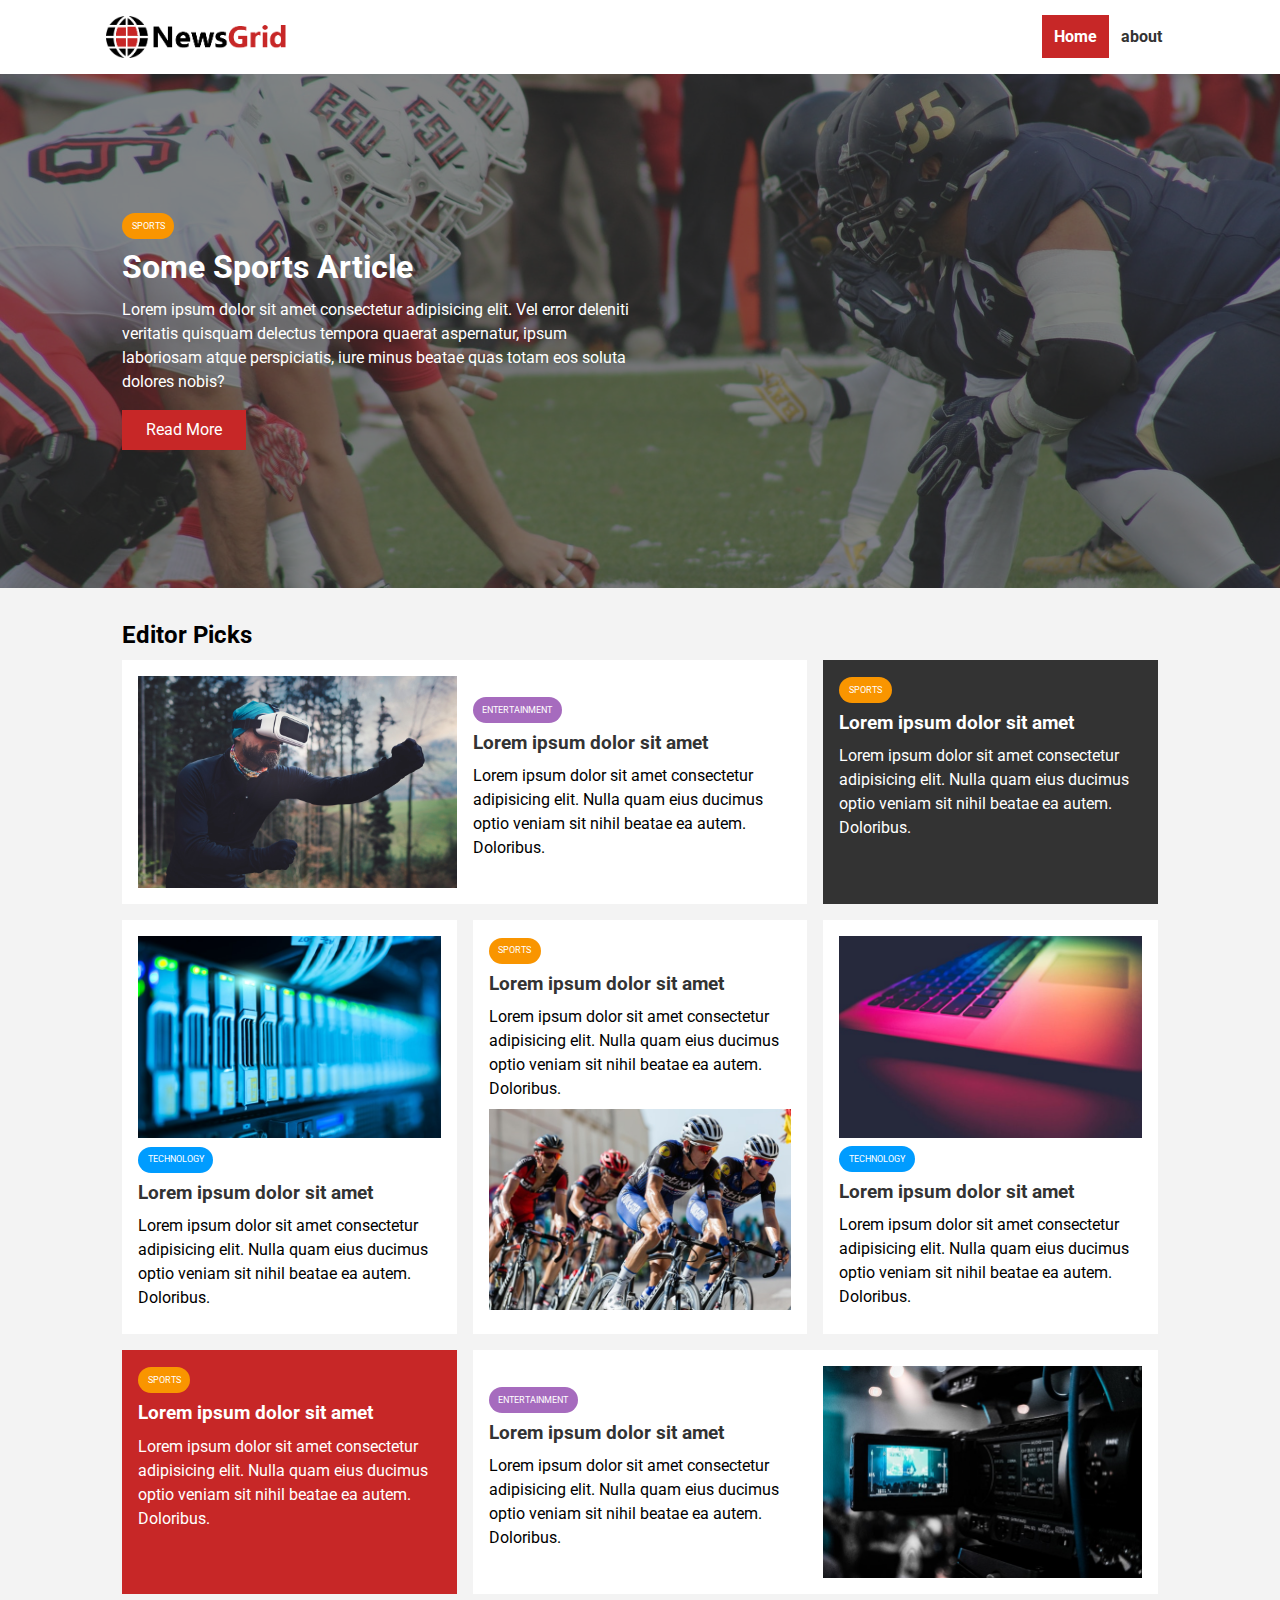
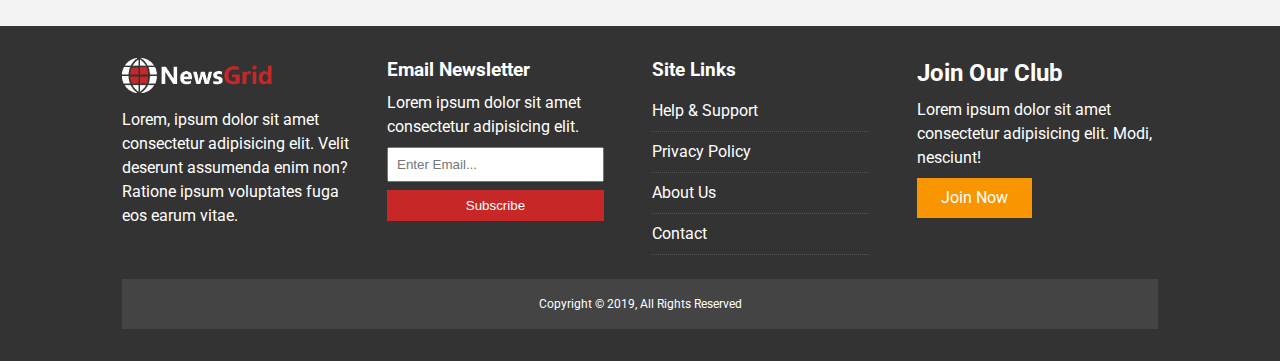
<file: index.html>
<!DOCTYPE html>
<html lang="en">

<head>
    <meta charset="UTF-8">
    <meta http-equiv="X-UA-Compatible" content="IE=edge">
    <meta name="viewport" content="width=device-width, initial-scale=1.0">
    <link rel="stylesheet" href="https://use.fontawesome.com/releases/v5.15.3/css/all.css"
        integrity="sha384-SZXxX4whJ79/gErwcOYf+zWLeJdY/qpuqC4cAa9rOGUstPomtqpuNWT9wdPEn2fk" crossorigin="anonymous">
    <link rel="preconnect" href="https://fonts.googleapis.com">
    <link rel="preconnect" href="https://fonts.gstatic.com" crossorigin>
    <link href="https://fonts.googleapis.com/css2?family=Roboto:wght@100;300&display=swap" rel="stylesheet">
    <link rel="stylesheet" href="css/style.css">
    <link rel="stylesheet" media="screen and (max-width:768px)" href="css/mobile.css">
    <link rel="shortcut icon" type="image/x-icon" href="/favicon.ico">
    <title>Newn Grid | Latest News</title>
</head>

<body>
    <nav id="main-nav">
        <div class="container">
            <img src="img/logo.png" alt="NewsGrid" class="logo">
            <div class="social">
                <a href="http://facebook.com" target="_blank"><i class="fab fa-facebook fa-2x"></i></a>
                <a href="http://twitter.com" target="_blank"><i class="fab fa-twitter fa-2x"></i></a>
                <a href="http://instagram.com" target="_blank"><i class="fab fa-instagram fa-2x"></i></a>
                <a href="http://youtube.com" target="_blank"><i class="fab fa-youtube fa-2x"></i></a>
            </div>
            <ul>
                <li><a class="current" href="index.html">Home</a></li>
                <li><a href="about.html">about</a></li>
            </ul>
        </div>
    </nav>

    <!-- showcase -->
    <header id="showcase">
        <div class="container">
            <div class="showcase-container">
                <div class="showcase-content">
                    <div class="category category-sports">Sports</div>
                    <h1>Some Sports Article</h1>
                    <p>Lorem ipsum dolor sit amet consectetur adipisicing elit. Vel error deleniti veritatis quisquam
                        delectus tempora quaerat aspernatur, ipsum laboriosam atque perspiciatis, iure minus beatae quas
                        totam eos soluta dolores nobis?</p>
                    <a href="article.html" class="btn btn-primary">Read More</a>
                </div>
            </div>
        </div>
    </header>



    <!-- Home Articles -->

    <section id="home-articles" class="py-2">
        <div class="container">
            <h2>Editor Picks</h2>
            <div class="articles-container">
                <article class="card">
                    <img src="img/articles/ent1.jpg" alt="">
                    <div>
                        <div class="category category-ent">Entertainment</div>
                        <h3>
                            <a href="article.html">Lorem ipsum dolor sit amet</a>
                        </h3>
                        <p>Lorem ipsum dolor sit amet consectetur adipisicing elit. Nulla quam eius ducimus optio veniam
                            sit nihil beatae ea autem. Doloribus.</p>
                    </div>
                </article>
                <article class="card bg-dark">
                    <div class="category category-sports">Sports</div>
                    <h3>
                        <a href="article.html">Lorem ipsum dolor sit amet</a>
                    </h3>
                    <p>Lorem ipsum dolor sit amet consectetur adipisicing elit. Nulla quam eius ducimus optio veniam sit
                        nihil beatae ea autem. Doloribus.</p>
                </article>
                <article class="card">
                    <img src="img/articles/tech1.jpg" alt="">
                    <div class="category category-tech">Technology</div>
                    <h3>
                        <a href="article.html">Lorem ipsum dolor sit amet</a>
                    </h3>
                    <p>Lorem ipsum dolor sit amet consectetur adipisicing elit. Nulla quam eius ducimus optio veniam sit
                        nihil beatae ea autem. Doloribus.</p>
                </article>
                <article class="card">
                    <div class="category category-sports">Sports</div>
                    <h3>
                        <a href="article.html">Lorem ipsum dolor sit amet</a>
                    </h3>
                    <p>Lorem ipsum dolor sit amet consectetur adipisicing elit. Nulla quam eius ducimus optio veniam sit
                        nihil beatae ea autem. Doloribus.</p>
                    <img src="img/articles/sports1.jpg" alt="">
                </article>
                <article class="card">
                    <img src="img/articles/tech2.jpg" alt="">
                    <div class="category category-tech">Technology</div>
                    <h3>
                        <a href="article.html">Lorem ipsum dolor sit amet</a>
                    </h3>
                    <p>Lorem ipsum dolor sit amet consectetur adipisicing elit. Nulla quam eius ducimus optio veniam sit
                        nihil beatae ea autem. Doloribus.</p>
                </article>
                <article class="card bg-primary">
                    <div class="category category-sports">Sports</div>
                    <h3>
                        <a href="article.html">Lorem ipsum dolor sit amet</a>
                    </h3>
                    <p>Lorem ipsum dolor sit amet consectetur adipisicing elit. Nulla quam eius ducimus optio veniam sit
                        nihil beatae ea autem. Doloribus.</p>
                </article>
                <article class="card">
                    <div>
                        <div class="category category-ent">Entertainment</div>
                        <h3>
                            <a href="article.html">Lorem ipsum dolor sit amet</a>
                        </h3>
                        <p>Lorem ipsum dolor sit amet consectetur adipisicing elit. Nulla quam eius ducimus optio veniam
                            sit nihil beatae ea autem. Doloribus.</p>
                    </div>
                    <img src="img/articles/ent2.jpg" alt="">
                </article>
            </div>
        </div>
    </section>



    <!-- footer -->
    <footer id="main-footer" class="py-2">
        <div class="container footer-container">
            <div>
                <img src="img/logo_light.png" alt="NewsGrid">
                <p>Lorem, ipsum dolor sit amet consectetur adipisicing elit. Velit deserunt assumenda enim non? Ratione
                    ipsum voluptates fuga eos earum vitae.</p>
            </div>
            <div>
                <h3>Email Newsletter</h3>
                <p>Lorem ipsum dolor sit amet consectetur adipisicing elit.</p>
                <form>
                    <input type="email" placeholder="Enter Email...">
                    <input type="submit" value="Subscribe" class="btn btn-primary">
                </form>
            </div>
            <div>
                <h3>Site Links</h3>
                <ul class="list">
                    <li><a href="#">Help & Support</a></li>
                    <li><a href="#">Privacy Policy</a></li>
                    <li><a href="#">About Us</a></li>
                    <li><a href="#">Contact</a></li>
                </ul>
            </div>
            <div>
                <h2>Join Our Club</h2>
                <p>Lorem ipsum dolor sit amet consectetur adipisicing elit. Modi, nesciunt!</p>
                <a href="#" class="btn btn-secondary">Join Now</a>
            </div>
            <div>
                <p>
                    Copyright &copy; 2019, All Rights Reserved
                </p>
            </div>
        </div>
    </footer>

</body>
</html>
</file>
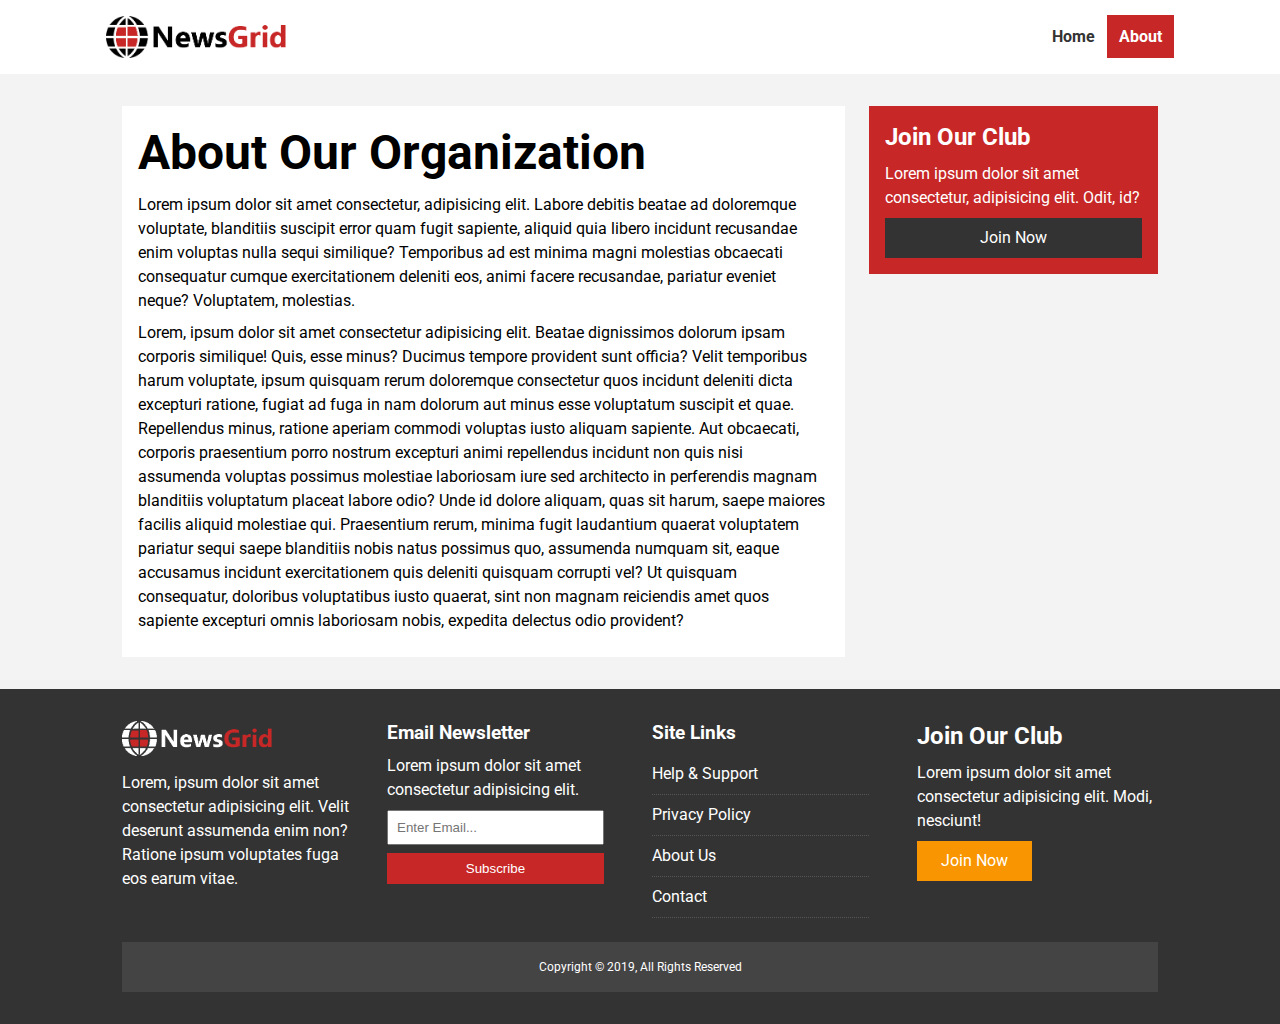
<file: about.html>
<!DOCTYPE html>
<html lang="en">

    <head>
        <meta charset="UTF-8">
        <meta http-equiv="X-UA-Compatible" content="IE=edge">
        <meta name="viewport" content="width=device-width, initial-scale=1.0">
        <link rel="stylesheet" href="https://use.fontawesome.com/releases/v5.15.3/css/all.css"
            integrity="sha384-SZXxX4whJ79/gErwcOYf+zWLeJdY/qpuqC4cAa9rOGUstPomtqpuNWT9wdPEn2fk" crossorigin="anonymous">
        <link rel="preconnect" href="https://fonts.googleapis.com">
        <link rel="preconnect" href="https://fonts.gstatic.com" crossorigin>
        <link href="https://fonts.googleapis.com/css2?family=Roboto:wght@100;300&display=swap" rel="stylesheet">
        <link rel="stylesheet" href="css/style.css">
        <link rel="stylesheet" media="screen and (max-width:768px)" href="css/mobile.css">
        <link rel="shortcut icon" type="image/x-icon" href="/favicon.ico">
        <title>Newn Grid | Latest News</title>
    </head>

<body>
    <nav id="main-nav">
        <div class="container">
            <img src="img/logo.png" alt="NewsGrid" class="logo">
            <div class="social">
                <a href="http://facebook.com" target="_blank"><i class="fab fa-facebook fa-2x"></i></a>
                <a href="http://twitter.com" target="_blank"><i class="fab fa-twitter fa-2x"></i></a>
                <a href="http://instagram.com" target="_blank"><i class="fab fa-instagram fa-2x"></i></a>
                <a href="http://youtube.com" target="_blank"><i class="fab fa-youtube fa-2x"></i></a>
            </div>
            <ul>
                <li><a href="index.html">Home</a></li>
                <li><a class="current" href="about.html">About</a></li>
            </ul>
        </div>
    </nav>

    <section id="about">
        <div class="container">
            <div class="page-container">
                <article class="card">
                    <h1 class="l-heading">About Our Organization</h1>
                    <p>Lorem ipsum dolor sit amet consectetur, adipisicing elit. Labore debitis beatae ad doloremque
                        voluptate, blanditiis suscipit error quam fugit sapiente, aliquid quia libero incidunt
                        recusandae enim voluptas nulla sequi similique? Temporibus ad est minima magni molestias
                        obcaecati consequatur cumque exercitationem deleniti eos, animi facere recusandae, pariatur
                        eveniet neque? Voluptatem, molestias.</p>
                    <p>Lorem, ipsum dolor sit amet consectetur adipisicing elit. Beatae dignissimos dolorum ipsam
                        corporis similique! Quis, esse minus? Ducimus tempore provident sunt officia? Velit temporibus
                        harum voluptate, ipsum quisquam rerum doloremque consectetur quos incidunt deleniti dicta
                        excepturi ratione, fugiat ad fuga in nam dolorum aut minus esse voluptatum suscipit et quae.
                        Repellendus minus, ratione aperiam commodi voluptas iusto aliquam sapiente. Aut obcaecati,
                        corporis praesentium porro nostrum excepturi animi repellendus incidunt non quis nisi assumenda
                        voluptas possimus molestiae laboriosam iure sed architecto in perferendis magnam blanditiis
                        voluptatum placeat labore odio? Unde id dolore aliquam, quas sit harum, saepe maiores facilis
                        aliquid molestiae qui. Praesentium rerum, minima fugit laudantium quaerat voluptatem pariatur
                        sequi saepe blanditiis nobis natus possimus quo, assumenda numquam sit, eaque accusamus incidunt
                        exercitationem quis deleniti quisquam corrupti vel? Ut quisquam consequatur, doloribus
                        voluptatibus iusto quaerat, sint non magnam reiciendis amet quos sapiente excepturi omnis
                        laboriosam nobis, expedita delectus odio provident?</p>
                </article>
                <aside class="card bg-primary">
                    <h2>Join Our Club</h2>
                    <p>Lorem ipsum dolor sit amet consectetur, adipisicing elit. Odit, id?</p>
                    <a href="#" class="btn btn-dark btn-block">Join Now</a>
                </aside>
            </div>
        </div>
    </section>

    <!-- Footer -->
    <footer id="main-footer" class="py-2">
        <div class="container footer-container">
            <div>
                <img src="img/logo_light.png" alt="NewsGrid">
                <p>Lorem, ipsum dolor sit amet consectetur adipisicing elit. Velit deserunt assumenda enim non? Ratione
                    ipsum voluptates fuga eos earum vitae.</p>
            </div>
            <div>
                <h3>Email Newsletter</h3>
                <p>Lorem ipsum dolor sit amet consectetur adipisicing elit.</p>
                <form>
                    <input type="email" placeholder="Enter Email...">
                    <input type="submit" value="Subscribe" class="btn btn-primary">
                </form>
            </div>
            <div>
                <h3>Site Links</h3>
                <ul class="list">
                    <li><a href="#">Help & Support</a></li>
                    <li><a href="#">Privacy Policy</a></li>
                    <li><a href="#">About Us</a></li>
                    <li><a href="#">Contact</a></li>
                </ul>
            </div>
            <div>
                <h2>Join Our Club</h2>
                <p>Lorem ipsum dolor sit amet consectetur adipisicing elit. Modi, nesciunt!</p>
                <a href="#" class="btn btn-secondary">Join Now</a>
            </div>
            <div>
                <p>
                    Copyright &copy; 2019, All Rights Reserved
                </p>
            </div>
        </div>
    </footer>

</body>
</file>
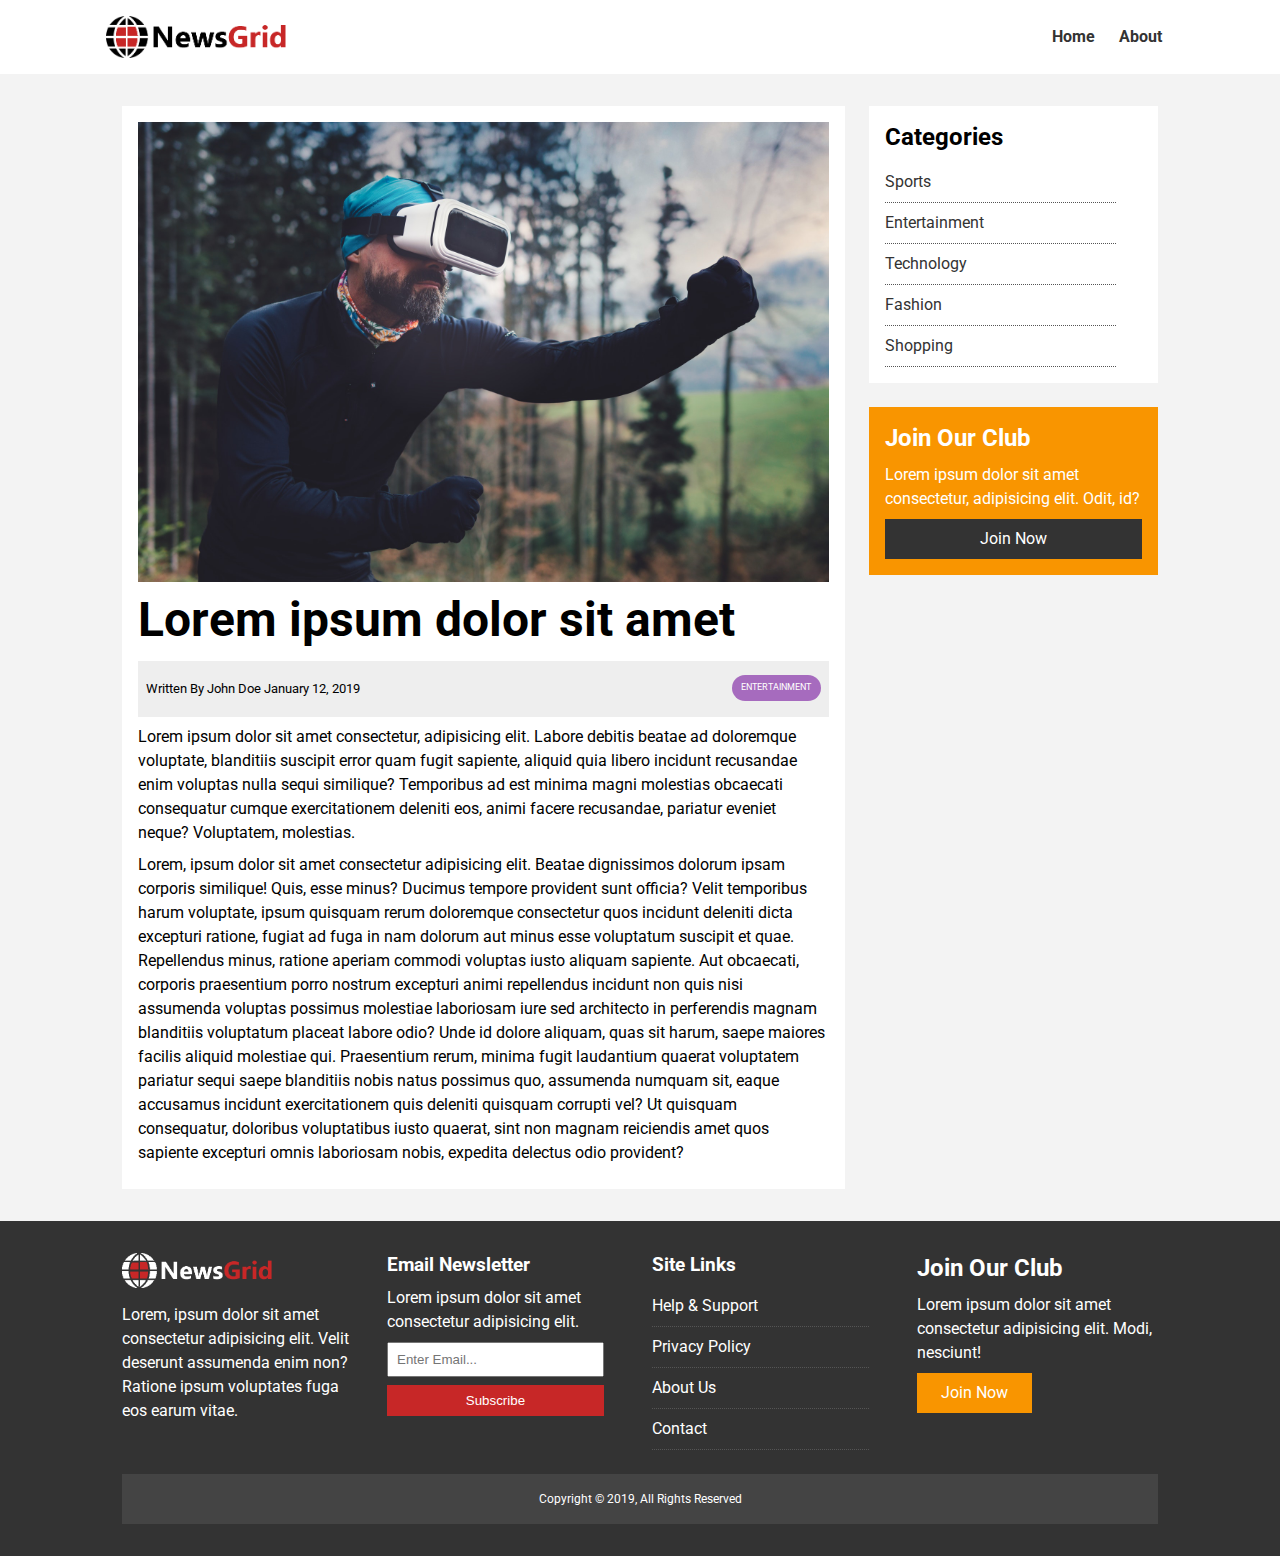
<file: article.html>
<!DOCTYPE html>
<html lang="en">
<head>
    <meta charset="UTF-8">
    <meta http-equiv="X-UA-Compatible" content="IE=edge">
    <meta name="viewport" content="width=device-width, initial-scale=1.0">
    <link rel="stylesheet" href="https://use.fontawesome.com/releases/v5.15.3/css/all.css"
        integrity="sha384-SZXxX4whJ79/gErwcOYf+zWLeJdY/qpuqC4cAa9rOGUstPomtqpuNWT9wdPEn2fk" crossorigin="anonymous">
    <link rel="preconnect" href="https://fonts.googleapis.com">
    <link rel="preconnect" href="https://fonts.gstatic.com" crossorigin>
    <link href="https://fonts.googleapis.com/css2?family=Roboto:wght@100;300&display=swap" rel="stylesheet">
    <link rel="stylesheet" href="css/style.css">
    <link rel="stylesheet" media="screen and (max-width:768px)" href="css/mobile.css">
    <link rel="shortcut icon" type="image/x-icon" href="/favicon.ico">
    <title>Newn Grid | Latest News</title>
</head>
<body>
  <nav id="main-nav">
    <div class="container">
      <img src="img/logo.png" alt="NewsGrid" class="logo">
      <div class="social">
        <a href="http://facebook.com" target="_blank"><i class="fab fa-facebook fa-2x"></i></a>
        <a href="http://twitter.com" target="_blank"><i class="fab fa-twitter fa-2x"></i></a>
        <a href="http://instagram.com" target="_blank"><i class="fab fa-instagram fa-2x"></i></a>
        <a href="http://youtube.com" target="_blank"><i class="fab fa-youtube fa-2x"></i></a>
      </div>
      <ul>
        <li><a href="index.html">Home</a></li>
        <li><a href="about.html">About</a></li>
      </ul>
    </div>
  </nav>

  <section id="article">
    <div class="container">
      <div class="page-container">
        <article class="card">
          <img src="img/articles/ent1.jpg" alt="">
          <h1 class="l-heading">Lorem ipsum dolor sit amet</h1>
          <div class="meta">
            <small>
              <i class="fas fa-user"></i> Written By John Doe January 12, 2019
            </small>
            <div class="category category-ent">Entertainment</div>
          </div>
          <p>Lorem ipsum dolor sit amet consectetur, adipisicing elit. Labore debitis beatae ad doloremque voluptate, blanditiis suscipit error quam fugit sapiente, aliquid quia libero incidunt recusandae enim voluptas nulla sequi similique? Temporibus ad est minima magni molestias obcaecati consequatur cumque exercitationem deleniti eos, animi facere recusandae, pariatur eveniet neque? Voluptatem, molestias.</p>
          <p>Lorem, ipsum dolor sit amet consectetur adipisicing elit. Beatae dignissimos dolorum ipsam corporis similique! Quis, esse minus? Ducimus tempore provident sunt officia? Velit temporibus harum voluptate, ipsum quisquam rerum doloremque consectetur quos incidunt deleniti dicta excepturi ratione, fugiat ad fuga in nam dolorum aut minus esse voluptatum suscipit et quae. Repellendus minus, ratione aperiam commodi voluptas iusto aliquam sapiente. Aut obcaecati, corporis praesentium porro nostrum excepturi animi repellendus incidunt non quis nisi assumenda voluptas possimus molestiae laboriosam iure sed architecto in perferendis magnam blanditiis voluptatum placeat labore odio? Unde id dolore aliquam, quas sit harum, saepe maiores facilis aliquid molestiae qui. Praesentium rerum, minima fugit laudantium quaerat voluptatem pariatur sequi saepe blanditiis nobis natus possimus quo, assumenda numquam sit, eaque accusamus incidunt exercitationem quis deleniti quisquam corrupti vel? Ut quisquam consequatur, doloribus voluptatibus iusto quaerat, sint non magnam reiciendis amet quos sapiente excepturi omnis laboriosam nobis, expedita delectus odio provident?</p>
        </article>

        <aside id="categories" class="card">
          <h2>Categories</h2>
          <ul class="list">
            <li><a href="#"><i class="fas fa-chevron-right"></i> Sports</a></li>
            <li><a href="#"><i class="fas fa-chevron-right"></i> Entertainment</a></li>
            <li><a href="#"><i class="fas fa-chevron-right"></i> Technology</a></li>
            <li><a href="#"><i class="fas fa-chevron-right"></i> Fashion</a></li>
            <li><a href="#"><i class="fas fa-chevron-right"></i> Shopping</a></li>
          </ul>
        </aside>

        <aside class="card bg-secondary">
          <h2>Join Our Club</h2>
          <p>Lorem ipsum dolor sit amet consectetur, adipisicing elit. Odit, id?</p>
          <a href="#" class="btn btn-dark btn-block">Join Now</a>
        </aside>
      </div>
    </div>
  </section>

  <!-- Footer -->
  <footer id="main-footer" class="py-2">
    <div class="container footer-container">
      <div>
        <img src="img/logo_light.png" alt="NewsGrid">
        <p>Lorem, ipsum dolor sit amet consectetur adipisicing elit. Velit deserunt assumenda enim non? Ratione ipsum voluptates fuga eos earum vitae.</p>
      </div>
      <div>
        <h3>Email Newsletter</h3>
        <p>Lorem ipsum dolor sit amet consectetur adipisicing elit.</p>
        <form>
          <input type="email" placeholder="Enter Email...">
          <input type="submit" value="Subscribe" class="btn btn-primary">
        </form>
      </div>
      <div>
        <h3>Site Links</h3>
        <ul class="list">
          <li><a href="#">Help & Support</a></li>
          <li><a href="#">Privacy Policy</a></li>
          <li><a href="#">About Us</a></li>
          <li><a href="#">Contact</a></li>
        </ul>
      </div>
      <div>
        <h2>Join Our Club</h2>
        <p>Lorem ipsum dolor sit amet consectetur adipisicing elit. Modi, nesciunt!</p>
        <a href="#" class="btn btn-secondary">Join Now</a>
      </div>
      <div>
        <p>
          Copyright &copy; 2019, All Rights Reserved
        </p>
      </div>
    </div>
  </footer>

</body>
</file>
<file: css/style.css>
:root {
    --primary-color: #c72727;
    --secondary-color: #f99500;
    --light-color: #f3f3f3;
    --dark-color: #333;
    --max-width: 1100px;
  }
  
  .category {
    --sports-color: #f99500;
    --ent-color: #a66bbe;
    --tech-color: #009cff;
  }
  
  * {
    margin: 0;
    padding: 0;
    box-sizing: border-box;
  }
  
  body {
    font-family:'Roboto', sans-serif;
    line-height: 1.5;
    background: var(--light-color);
  }
  
  a {
    color: #333;
    text-decoration: none;
  }
  
  ul {
    list-style: none;
  }
  
  p {
    margin: .5rem 0;
  }
  
  img {
    width: 100%;
  }
  
  h1, h2, h3, h4, h5, h6 {
    font-family:'Roboto', sans-serif;
    margin-bottom: .55rem;
    line-height: 1.3;
  }
  
  /* Utility */
  .container {
    max-width: var(--max-width);
    margin: auto;
    padding: 0 2rem;
    overflow: hidden;
  }
  
  .category {
    display: inline-block;
    color: #fff;
    font-size: 0.55rem;
    text-transform: uppercase;
    padding: 0.4rem 0.6rem;
    border-radius: 15px;
    margin-bottom: 0.5rem;
  }
  
  .category-sports { background: var(--sports-color) }
  .category-ent { background: var(--ent-color) }
  .category-tech { background: var(--tech-color) }
  
  .btn {
    display: inline-block;
    border: none;
    background: var(--dark-color);
    color: #fff;
    padding: 0.5rem 1.5rem;
  }
  
  .btn-light { background: var(--light-color) }
  .btn-primary { background: var(--primary-color) }
  .btn-secondary { background: var(--secondary-color) }
  
  .btn-block {
    display: block;
    width: 100%;
    text-align: center;
  }
  
  .btn:hover {
    opacity: 0.9;
  }
  
  .card {
    background: #fff;
    padding: 1rem;
  }
  
  .bg-dark {
    background: var(--dark-color);
    color: #fff;
  }
  
  .bg-primary {
    background: var(--primary-color);
    color: #fff;
  }
  
  .bg-secondary {
    background: var(--secondary-color);
    color: #fff;
  }
  
  .bg-dark h1,
  .bg-dark h2,
  .bg-dark h3,
  .bg-dark a,
  .bg-primary h1,
  .bg-primary h2,
  .bg-primary h3,
  .bg-primary a,
  .bg-secondary h1,
  .bg-secondary h2,
  .bg-secondary h3,
  .bg-secondary a {
    color: #fff;
  }
  
  .py-1 { padding: 1.5rem 0 }
  .py-2 { padding: 2rem 0 }
  .py-3 { padding: 3rem 0 }
  .p-1 { padding: 1.5rem }
  .p-2 { padding: 2rem }
  .p-3 { padding: 3rem }
  
  .l-heading {
    font-size: 3rem;
  }
  
  .list li {
    padding: .5rem 0;
    border-bottom: #555 dotted 1px;
    width: 90%;
  }
  
  .list li a:hover {
    color: var(--primary-color) !important;
  }
  
  /* Inner page grid container */
  .page-container {
    display: grid;
    grid-template-columns: 5fr 2fr;
    margin: 2rem 0;
    grid-gap: 1.5rem;
  }
  
  .page-container > *:first-child {
    grid-row: 1 / span 3;
  }
  
  /* Navigation */
  #main-nav {
    background: #fff;
    position: sticky;
    top: 0;
    z-index: 2;
  }
  
  #main-nav .container {
    display: grid;
    grid-template-columns: 6fr 3fr 2fr;
    padding: 1rem;
    align-items: center;
  }
  
  #main-nav .logo {
    width: 180px;
  }
  
  #main-nav ul {
    justify-self: end;
    display: flex;
  }
  
  #main-nav ul li a {
    padding: 0.75rem;
    font-weight: bold;
  }
  
  #main-nav ul li a.current {
    background: var(--primary-color);
    color: #fff;
  }
  
  #main-nav ul li a:hover {
    background: var(--light-color);
    color: var(--dark-color);
  }
  
  #main-nav .social {
    justify-self: center;
  }
  
  #main-nav .social i {
    color: #777;
    margin-right: .5rem;
  }
  
  /* Showcase */
  #showcase {
    color: #fff;
    background: #333;
    padding: 2rem;
    position: relative;
  }
  
  #showcase:before {
    content: '';
    background: url('../img/featured.jpg') no-repeat center center/cover;
    position: absolute;
    top: 0;
    left: 0;
    width: 100%;
    height: 100%;
    opacity: 0.4;
  }
  
  #showcase .showcase-container {
    display: grid;
    grid-template-columns: repeat(2, 1fr);
    justify-content: center;
    align-items: center;
    height: 50vh;
  }
  
  #showcase .showcase-content {
    z-index: 1;
  }
  
  #showcase .showcase-content p {
    margin-bottom: 1rem;
  }
  
  /* Home Articles */
  #home-articles .articles-container {
    display: grid;
    grid-template-columns: repeat(3, 1fr);
    grid-gap: 1rem;
  }
  
  #home-articles .articles-container > *:first-child,
  #home-articles .articles-container > *:last-child {
    display: grid;
    grid-template-columns: repeat(2, 1fr);
    grid-gap: 1rem;
    align-items: center;
    grid-column: 1 / span 2;
  }
  
  #home-articles .articles-container > *:last-child {
    grid-column: 2 / span 2;
  }
  
  #article .meta {
    display: flex;
    justify-content: space-between;
    align-items: center;
    background: #eee;
    padding: 0.5rem;
  }
  
  #article .meta .category {
    margin-top: 0.4rem;
  }
  
  /* Footer */
  #main-footer {
    background: var(--dark-color);
    color: #fff;
  }
  
  #main-footer img {
    width: 150px;
  }
  
  #main-footer a {
    color: #fff;
  }
  
  #main-footer .footer-container {
    display: grid;
    grid-template-columns: repeat(4, 1fr);
    grid-gap: 1.5rem;
  }
  
  #main-footer .footer-container > *:last-child {
    background: #444;
    grid-column: 1 / span 4;
    padding: .5rem;
    text-align: center;
    font-size: 0.75rem;
  }
  
  #main-footer .footer-container input[type='email'] {
    width: 90%;
    padding: 0.5rem;
    margin-bottom: 0.5rem;
  }
  
  #main-footer .footer-container input[type='submit'] {
    width: 90%;
  }
</file>
<file: css/mobile.css>
/* Navigation */
#main-nav .social {
    display: none;
  }
  
  #main-nav .container {
    grid-template-columns: 1fr;
    grid-gap: 1.2rem;
  }
  
  #main-nav ul,
  #main-nav .logo {
    justify-self: center;
  }
  
  #main-nav ul li a {
    padding: 0.50rem;
  }
  
  #home-articles .articles-container {
    grid-template-columns: repeat(2, 1fr);
  }
  
  #home-articles .articles-container > *:first-child,
  #home-articles .articles-container > *:last-child {
    grid-template-columns: 1fr;
    grid-column: 1;
  }
  
  @media(max-width: 600px) {
    /* Stack Grid Items */
    #showcase .showcase-container,
    #home-articles .articles-container,
    #main-footer .footer-container {
      grid-template-columns: 1fr;
    }
  
    #main-footer .footer-container > *:last-child {
      grid-column: 1;
    }
  
    #main-footer .footer-container > *:first-child,
    #main-footer .footer-container > *:nth-child(2){
      border-bottom: #444 dotted 1px;
      padding-bottom: 1rem;
    }
  
    .page-container {
      grid-template-columns: 1fr;
      text-align: center;
    }
  
    .page-container > *:first-child {
      grid-row: 1;
    }
  
    .l-heading {
      font-size: 2rem;
    }
  }
</file>
